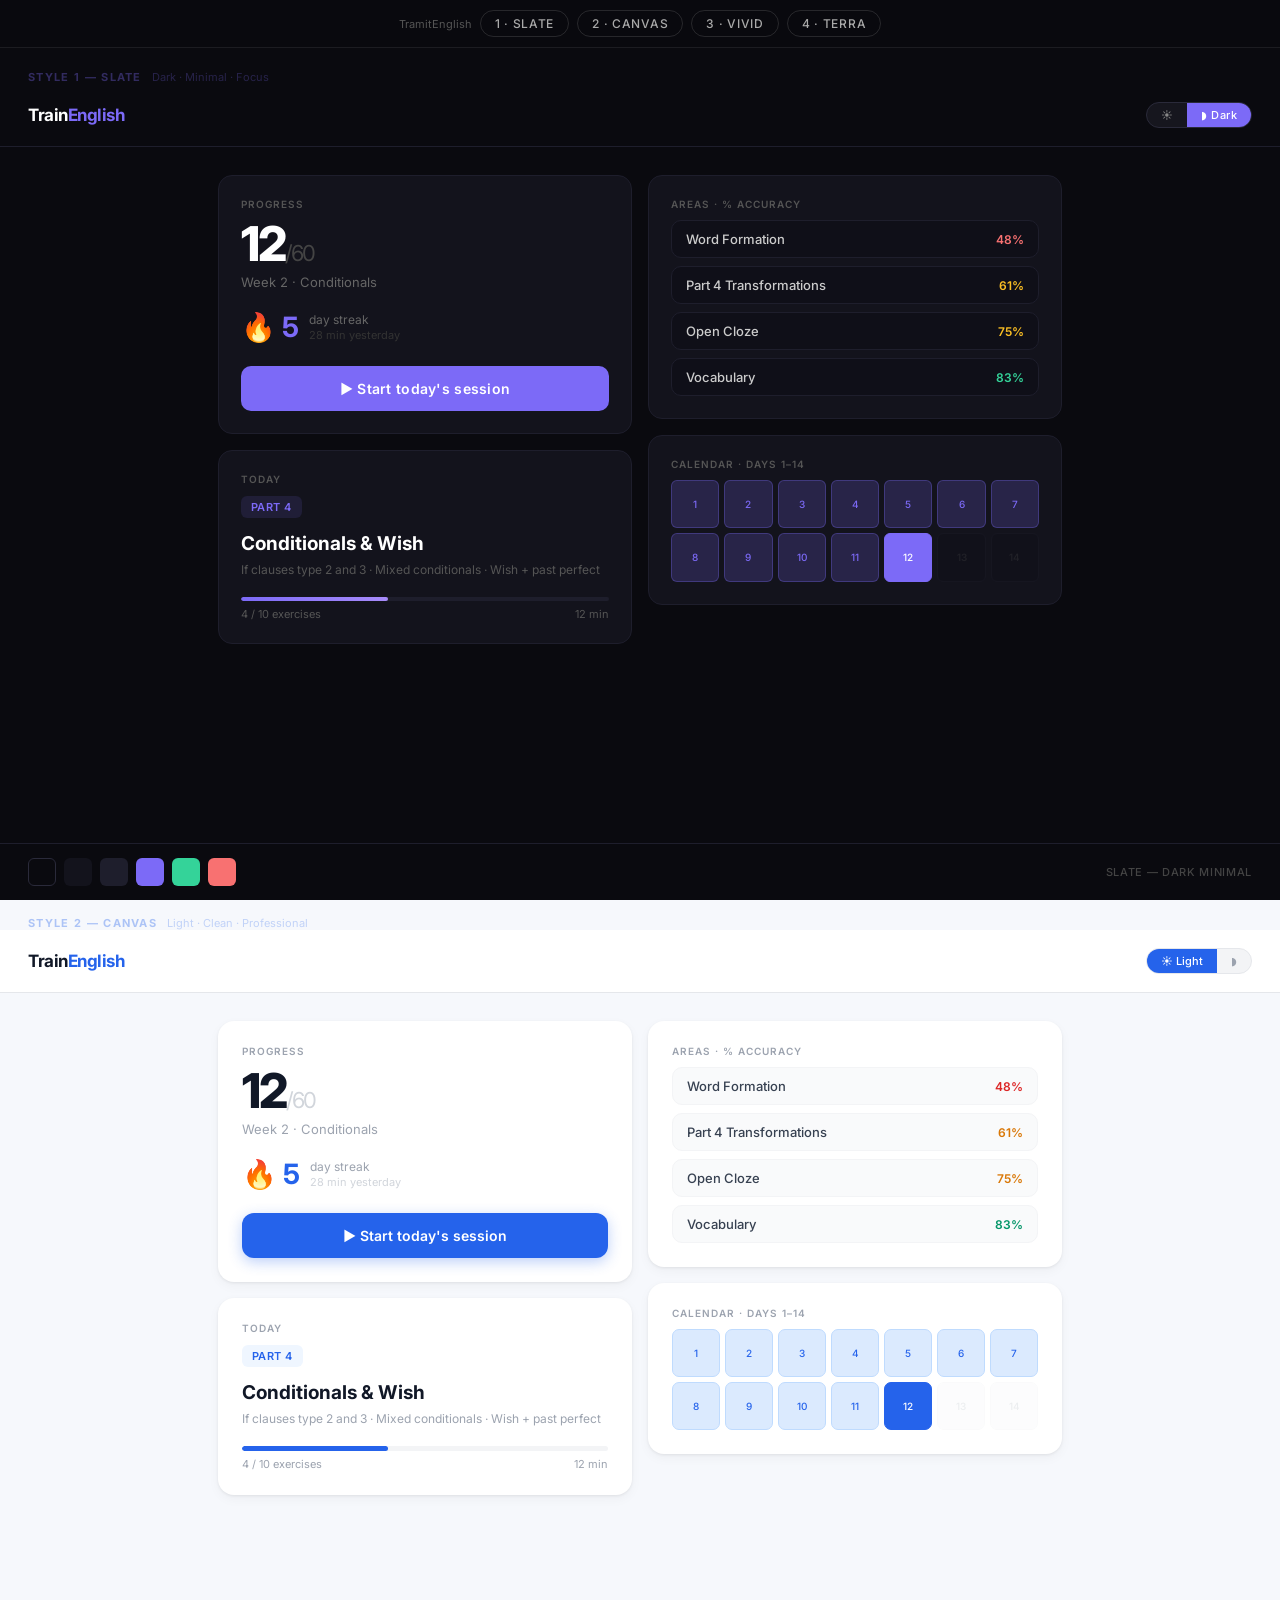
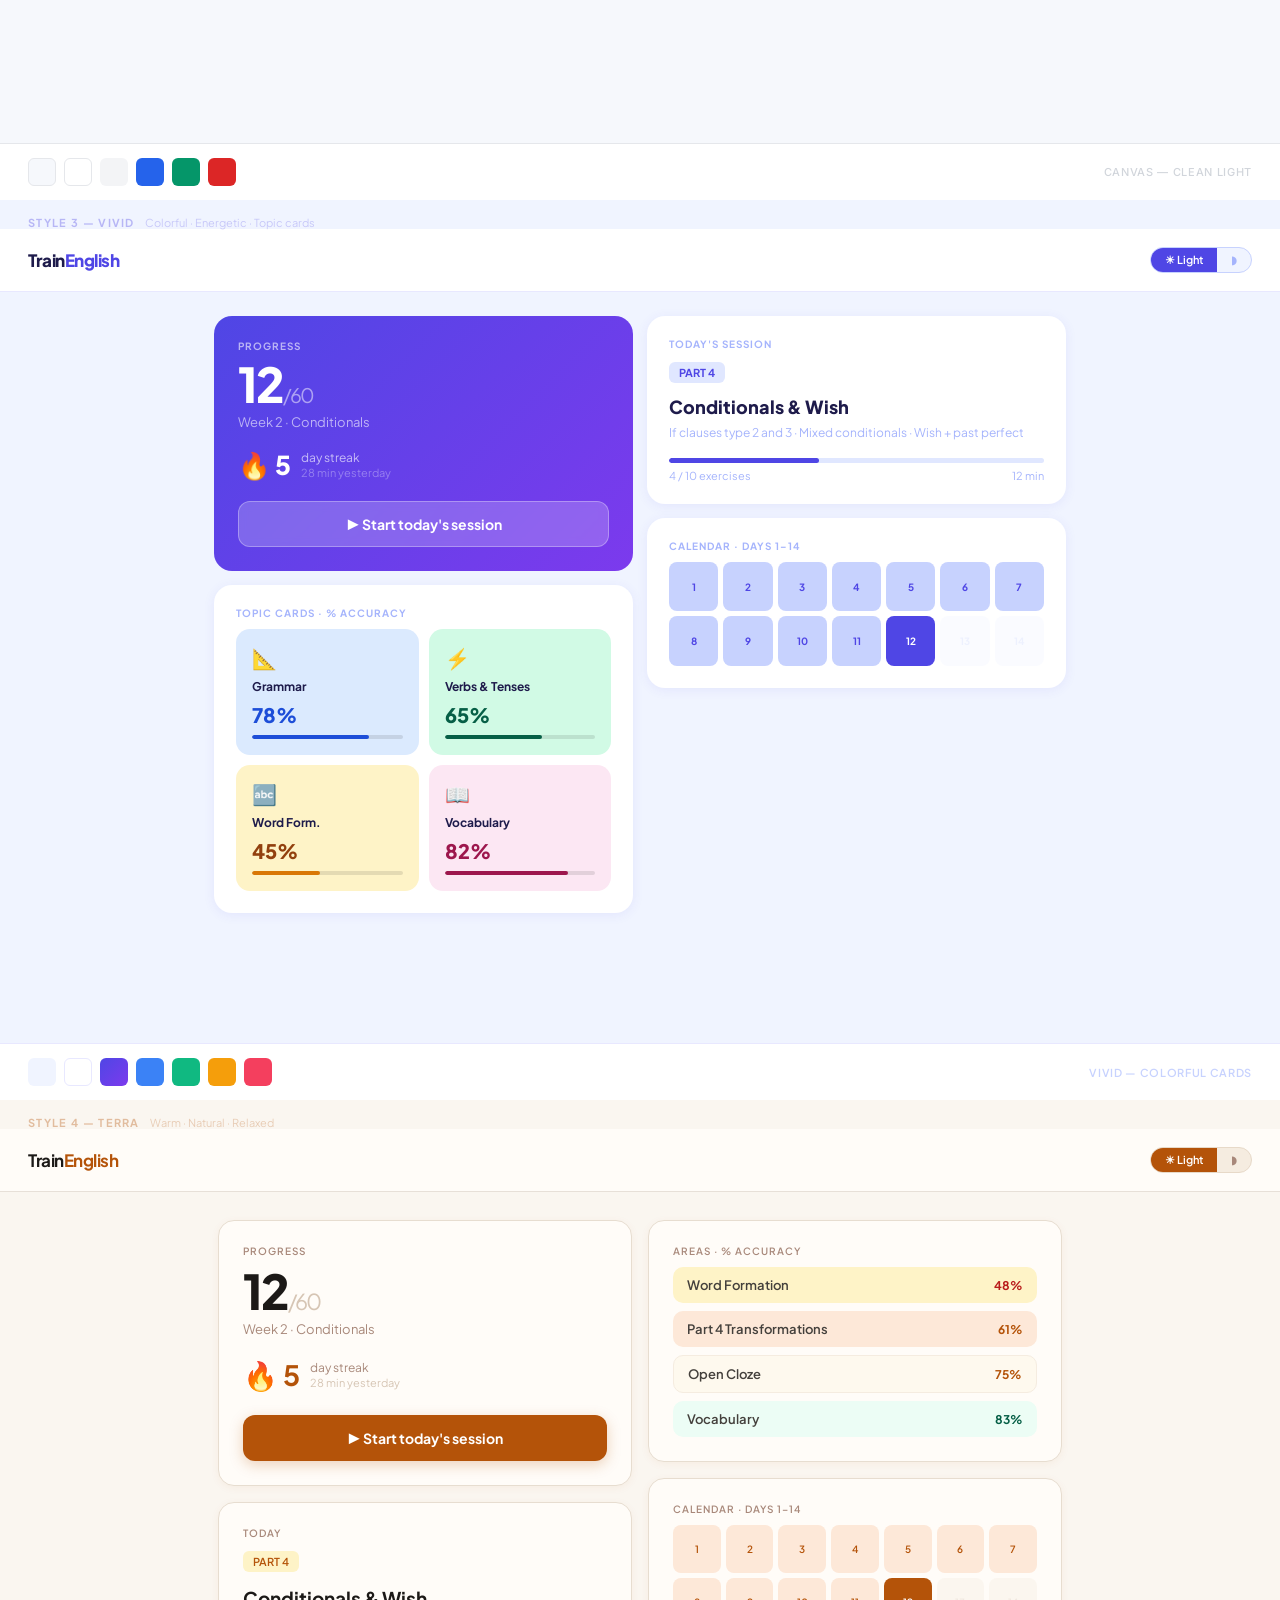
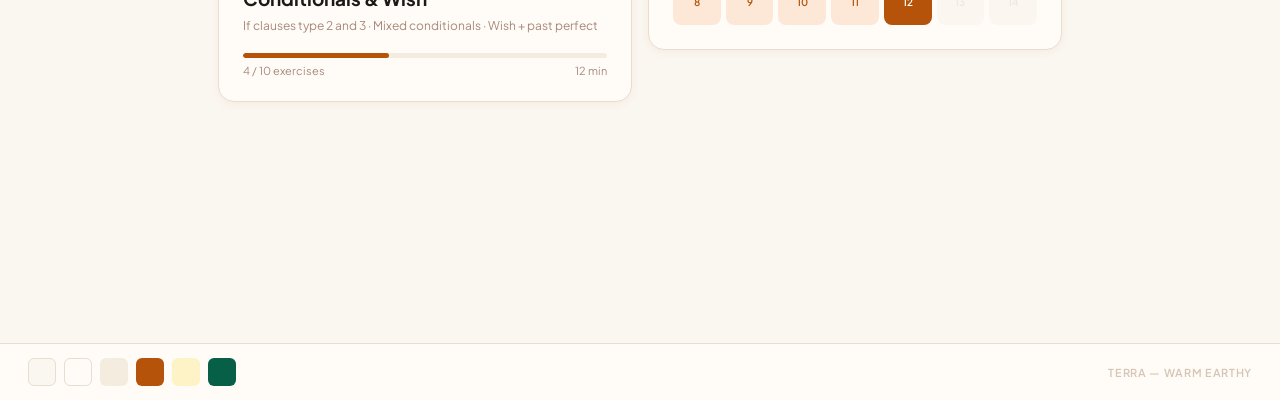
<file: preview.html>
<!DOCTYPE html>
<html lang="it">
<head>
  <meta charset="UTF-8">
  <meta name="viewport" content="width=device-width, initial-scale=1.0">
  <title>TramitEnglish — Style Preview</title>
  <link href="https://fonts.googleapis.com/css2?family=Inter:ital,wght@0,300;0,400;0,500;0,600;0,700;0,800;1,400&family=Plus+Jakarta+Sans:wght@400;500;600;700;800&display=swap" rel="stylesheet">
  <link rel="manifest" href="manifest.json">
  <meta name="theme-color" content="#f59e0b">
  <style>
    *, *::before, *::after { box-sizing: border-box; margin: 0; padding: 0; }

    /* ── NAV STILI ── */
    .style-nav {
      position: fixed; top: 0; left: 0; right: 0; z-index: 1000;
      display: flex; gap: 8px; justify-content: center; align-items: center;
      padding: 10px 16px;
      background: rgba(10,10,15,0.85);
      backdrop-filter: blur(12px);
      -webkit-backdrop-filter: blur(12px);
      border-bottom: 1px solid rgba(255,255,255,0.08);
    }
    .style-nav a {
      color: #aaa; text-decoration: none; font-family: Inter, sans-serif;
      font-size: 12px; font-weight: 500; letter-spacing: 0.06em;
      padding: 5px 14px; border-radius: 20px;
      border: 1px solid rgba(255,255,255,0.12);
      transition: all 0.2s;
      text-transform: uppercase;
    }
    .style-nav a:hover { background: rgba(255,255,255,0.1); color: #fff; }
    .style-nav span { color: #555; font-family: Inter, sans-serif; font-size: 11px; }

    /* ── COMMON RESET ── */
    section { min-height: 100vh; display: flex; flex-direction: column; scroll-margin-top: 52px; }

    /* ══════════════════════════════════════════
       STILE 1 — SLATE  (Dark Minimal)
    ══════════════════════════════════════════ */
    #slate {
      background: #0a0a0f;
      font-family: 'Inter', sans-serif;
      color: #e2e2ee;
    }
    #slate .topbar {
      display: flex; align-items: center; justify-content: space-between;
      padding: 18px 28px;
      border-bottom: 1px solid #1e1e2c;
    }
    #slate .logo { font-size: 17px; font-weight: 700; letter-spacing: -0.5px; color: #fff; }
    #slate .logo span { color: #7c6af7; }
    #slate .toggle-pill {
      display: flex; background: #16161e; border-radius: 20px;
      border: 1px solid #2a2a3a; overflow: hidden;
    }
    #slate .toggle-pill button {
      border: none; background: none; color: #888; font-size: 11px;
      padding: 5px 14px; cursor: pointer; font-family: inherit;
      font-weight: 500; letter-spacing: 0.04em;
    }
    #slate .toggle-pill button.active { background: #7c6af7; color: #fff; }
    #slate .dash { flex: 1; padding: 28px; display: grid; grid-template-columns: 1fr 1fr; gap: 16px; max-width: 900px; margin: 0 auto; width: 100%; }
    @media (max-width: 640px) { #slate .dash { grid-template-columns: 1fr; } }

    #slate .card {
      background: #13131c; border: 1px solid #1e1e2c;
      border-radius: 14px; padding: 22px;
    }
    #slate .card-label { font-size: 10px; font-weight: 600; letter-spacing: 0.1em; color: #555; text-transform: uppercase; margin-bottom: 10px; }
    #slate .day-big { font-size: 48px; font-weight: 800; color: #fff; line-height: 1; letter-spacing: -2px; }
    #slate .day-sub { font-size: 13px; color: #666; margin-top: 6px; }
    #slate .streak-row { display: flex; align-items: center; gap: 10px; margin-top: 20px; }
    #slate .streak-num { font-size: 28px; font-weight: 700; color: #7c6af7; }
    #slate .streak-label { font-size: 12px; color: #666; }
    #slate .btn-session {
      margin-top: 22px; width: 100%; padding: 14px;
      background: #7c6af7; color: #fff; border: none;
      border-radius: 10px; font-family: inherit; font-size: 14px;
      font-weight: 600; cursor: pointer; letter-spacing: 0.02em;
      transition: opacity 0.2s;
    }
    #slate .btn-session:hover { opacity: 0.85; }

    #slate .topic-tag {
      display: inline-block; padding: 4px 10px;
      background: rgba(124,106,247,0.12); color: #7c6af7;
      border-radius: 6px; font-size: 11px; font-weight: 600;
      letter-spacing: 0.04em; margin-bottom: 14px;
    }
    #slate .topic-title { font-size: 19px; font-weight: 700; color: #fff; margin-bottom: 6px; }
    #slate .topic-sub { font-size: 12px; color: #555; line-height: 1.5; }

    #slate .progress-bar { height: 4px; background: #1e1e2c; border-radius: 4px; margin-top: 18px; overflow: hidden; }
    #slate .progress-fill { height: 100%; width: 40%; background: linear-gradient(90deg, #7c6af7, #a78bfa); border-radius: 4px; }

    #slate .topic-list { display: flex; flex-direction: column; gap: 8px; }
    #slate .topic-row {
      display: flex; align-items: center; justify-content: space-between;
      padding: 10px 14px; background: #0f0f18;
      border: 1px solid #1e1e2c; border-radius: 10px;
    }
    #slate .topic-name { font-size: 13px; font-weight: 500; color: #ccc; }
    #slate .topic-pct { font-size: 12px; font-weight: 600; }
    #slate .pct-good { color: #34d399; }
    #slate .pct-mid  { color: #fbbf24; }
    #slate .pct-bad  { color: #f87171; }

    #slate .cal-row { display: grid; grid-template-columns: repeat(7, 1fr); gap: 5px; margin-top: 10px; }
    #slate .cal-day {
      aspect-ratio: 1; border-radius: 6px;
      display: flex; align-items: center; justify-content: center;
      font-size: 10px; font-weight: 500; color: #444;
      background: #0f0f18; border: 1px solid #1e1e2c;
    }
    #slate .cal-day.done { background: rgba(124,106,247,0.2); color: #7c6af7; border-color: rgba(124,106,247,0.3); }
    #slate .cal-day.today { background: #7c6af7; color: #fff; border-color: #7c6af7; }
    #slate .cal-day.future { opacity: 0.3; }

    #slate .palette { display: flex; padding: 14px 28px; gap: 8px; border-top: 1px solid #1e1e2c; align-items: center; }
    #slate .swatch { width: 28px; height: 28px; border-radius: 6px; }
    #slate .style-id { font-size: 11px; color: #444; margin-left: auto; font-weight: 500; letter-spacing: 0.06em; text-transform: uppercase; }

    /* ══════════════════════════════════════════
       STILE 2 — CANVAS  (Clean Light)
    ══════════════════════════════════════════ */
    #canvas {
      background: #f6f8fc;
      font-family: 'Inter', sans-serif;
      color: #111827;
    }
    #canvas .topbar {
      display: flex; align-items: center; justify-content: space-between;
      padding: 18px 28px; background: #fff;
      border-bottom: 1px solid #e5e7eb;
    }
    #canvas .logo { font-size: 17px; font-weight: 700; color: #111827; letter-spacing: -0.5px; }
    #canvas .logo span { color: #2563eb; }
    #canvas .toggle-pill {
      display: flex; background: #f3f4f6; border-radius: 20px;
      border: 1px solid #e5e7eb; overflow: hidden;
    }
    #canvas .toggle-pill button {
      border: none; background: none; color: #9ca3af; font-size: 11px;
      padding: 5px 14px; cursor: pointer; font-family: inherit; font-weight: 500;
    }
    #canvas .toggle-pill button.active { background: #2563eb; color: #fff; }
    #canvas .dash { flex: 1; padding: 28px; display: grid; grid-template-columns: 1fr 1fr; gap: 16px; max-width: 900px; margin: 0 auto; width: 100%; }
    @media (max-width: 640px) { #canvas .dash { grid-template-columns: 1fr; } }

    #canvas .card {
      background: #fff; border-radius: 16px; padding: 24px;
      box-shadow: 0 1px 3px rgba(0,0,0,0.07), 0 4px 12px rgba(0,0,0,0.04);
    }
    #canvas .card-label { font-size: 10px; font-weight: 600; letter-spacing: 0.1em; color: #9ca3af; text-transform: uppercase; margin-bottom: 10px; }
    #canvas .day-big { font-size: 48px; font-weight: 800; color: #111827; line-height: 1; letter-spacing: -2px; }
    #canvas .day-sub { font-size: 13px; color: #9ca3af; margin-top: 6px; }
    #canvas .streak-row { display: flex; align-items: center; gap: 10px; margin-top: 20px; }
    #canvas .streak-num { font-size: 28px; font-weight: 700; color: #2563eb; }
    #canvas .streak-label { font-size: 12px; color: #9ca3af; }
    #canvas .btn-session {
      margin-top: 22px; width: 100%; padding: 14px;
      background: #2563eb; color: #fff; border: none;
      border-radius: 12px; font-family: inherit; font-size: 14px;
      font-weight: 600; cursor: pointer;
      box-shadow: 0 4px 14px rgba(37,99,235,0.3);
      transition: box-shadow 0.2s;
    }
    #canvas .btn-session:hover { box-shadow: 0 6px 20px rgba(37,99,235,0.4); }

    #canvas .topic-tag {
      display: inline-block; padding: 4px 10px;
      background: #eff6ff; color: #2563eb;
      border-radius: 6px; font-size: 11px; font-weight: 600;
      letter-spacing: 0.04em; margin-bottom: 14px;
    }
    #canvas .topic-title { font-size: 19px; font-weight: 700; color: #111827; margin-bottom: 6px; }
    #canvas .topic-sub { font-size: 12px; color: #9ca3af; line-height: 1.5; }
    #canvas .progress-bar { height: 5px; background: #f3f4f6; border-radius: 4px; margin-top: 18px; overflow: hidden; }
    #canvas .progress-fill { height: 100%; width: 40%; background: #2563eb; border-radius: 4px; }

    #canvas .topic-list { display: flex; flex-direction: column; gap: 8px; }
    #canvas .topic-row {
      display: flex; align-items: center; justify-content: space-between;
      padding: 10px 14px; background: #f9fafb;
      border-radius: 10px; border: 1px solid #f3f4f6;
    }
    #canvas .topic-name { font-size: 13px; font-weight: 500; color: #374151; }
    #canvas .topic-pct { font-size: 12px; font-weight: 600; }
    #canvas .pct-good { color: #059669; }
    #canvas .pct-mid  { color: #d97706; }
    #canvas .pct-bad  { color: #dc2626; }

    #canvas .cal-row { display: grid; grid-template-columns: repeat(7, 1fr); gap: 5px; margin-top: 10px; }
    #canvas .cal-day {
      aspect-ratio: 1; border-radius: 7px;
      display: flex; align-items: center; justify-content: center;
      font-size: 10px; font-weight: 500; color: #d1d5db;
      background: #f9fafb; border: 1px solid #f3f4f6;
    }
    #canvas .cal-day.done { background: #dbeafe; color: #2563eb; border-color: #bfdbfe; }
    #canvas .cal-day.today { background: #2563eb; color: #fff; border-color: #2563eb; }
    #canvas .cal-day.future { opacity: 0.4; }

    #canvas .palette { display: flex; padding: 14px 28px; gap: 8px; border-top: 1px solid #e5e7eb; background: #fff; align-items: center; }
    #canvas .swatch { width: 28px; height: 28px; border-radius: 6px; }
    #canvas .style-id { font-size: 11px; color: #d1d5db; margin-left: auto; font-weight: 500; letter-spacing: 0.06em; text-transform: uppercase; }

    /* ══════════════════════════════════════════
       STILE 3 — VIVID  (Colorful Cards)
    ══════════════════════════════════════════ */
    #vivid {
      background: #f0f4ff;
      font-family: 'Plus Jakarta Sans', sans-serif;
      color: #1e1b4b;
    }
    #vivid .topbar {
      display: flex; align-items: center; justify-content: space-between;
      padding: 18px 28px; background: #fff;
      border-bottom: 1px solid #e8e8ff;
    }
    #vivid .logo { font-size: 17px; font-weight: 800; color: #1e1b4b; letter-spacing: -0.5px; }
    #vivid .logo span { color: #4f46e5; }
    #vivid .toggle-pill {
      display: flex; background: #f0f4ff; border-radius: 20px;
      border: 1px solid #c7d2fe; overflow: hidden;
    }
    #vivid .toggle-pill button {
      border: none; background: none; color: #a5b4fc; font-size: 11px;
      padding: 5px 14px; cursor: pointer; font-family: inherit; font-weight: 600;
    }
    #vivid .toggle-pill button.active { background: #4f46e5; color: #fff; }
    #vivid .dash { flex: 1; padding: 24px; display: grid; grid-template-columns: 1fr 1fr; gap: 14px; max-width: 900px; margin: 0 auto; width: 100%; }
    @media (max-width: 640px) { #vivid .dash { grid-template-columns: 1fr; } }

    #vivid .card-day {
      background: linear-gradient(135deg, #4f46e5 0%, #7c3aed 100%);
      border-radius: 18px; padding: 24px; color: #fff;
    }
    #vivid .card-day .card-label { font-size: 10px; font-weight: 700; letter-spacing: 0.1em; color: rgba(255,255,255,0.6); text-transform: uppercase; margin-bottom: 8px; }
    #vivid .day-big { font-size: 48px; font-weight: 800; line-height: 1; letter-spacing: -2px; }
    #vivid .day-sub { font-size: 13px; color: rgba(255,255,255,0.6); margin-top: 6px; }
    #vivid .streak-row { display: flex; align-items: center; gap: 10px; margin-top: 18px; }
    #vivid .streak-num { font-size: 26px; font-weight: 800; }
    #vivid .streak-label { font-size: 12px; color: rgba(255,255,255,0.65); }
    #vivid .btn-session {
      margin-top: 20px; width: 100%; padding: 13px;
      background: rgba(255,255,255,0.2); color: #fff; border: 1px solid rgba(255,255,255,0.3);
      border-radius: 12px; font-family: inherit; font-size: 14px;
      font-weight: 700; cursor: pointer; backdrop-filter: blur(4px);
      transition: background 0.2s;
    }
    #vivid .btn-session:hover { background: rgba(255,255,255,0.3); }

    #vivid .topic-cards { display: grid; grid-template-columns: 1fr 1fr; gap: 10px; }
    #vivid .topic-card {
      border-radius: 14px; padding: 16px;
      display: flex; flex-direction: column; gap: 8px;
    }
    #vivid .tc-grammar  { background: #dbeafe; }
    #vivid .tc-verbs    { background: #d1fae5; }
    #vivid .tc-wordform { background: #fef3c7; }
    #vivid .tc-vocab    { background: #fce7f3; }
    #vivid .tc-icon { font-size: 20px; }
    #vivid .tc-name { font-size: 12px; font-weight: 700; color: #1e1b4b; }
    #vivid .tc-pct { font-size: 20px; font-weight: 800; }
    #vivid .tc-grammar  .tc-pct { color: #1d4ed8; }
    #vivid .tc-verbs    .tc-pct { color: #065f46; }
    #vivid .tc-wordform .tc-pct { color: #92400e; }
    #vivid .tc-vocab    .tc-pct { color: #9d174d; }
    #vivid .tc-bar { height: 4px; border-radius: 4px; background: rgba(0,0,0,0.1); overflow: hidden; }
    #vivid .tc-bar-fill { height: 100%; border-radius: 4px; }
    #vivid .tc-grammar  .tc-bar-fill { background: #1d4ed8; width: 78%; }
    #vivid .tc-verbs    .tc-bar-fill { background: #065f46; width: 65%; }
    #vivid .tc-wordform .tc-bar-fill { background: #d97706; width: 45%; }
    #vivid .tc-vocab    .tc-bar-fill { background: #9d174d; width: 82%; }

    #vivid .card-white { background: #fff; border-radius: 18px; padding: 22px; box-shadow: 0 2px 12px rgba(79,70,229,0.08); }
    #vivid .card-label { font-size: 10px; font-weight: 700; letter-spacing: 0.1em; color: #a5b4fc; text-transform: uppercase; margin-bottom: 10px; }
    #vivid .cal-row { display: grid; grid-template-columns: repeat(7, 1fr); gap: 5px; }
    #vivid .cal-day {
      aspect-ratio: 1; border-radius: 8px;
      display: flex; align-items: center; justify-content: center;
      font-size: 10px; font-weight: 700; color: #c7d2fe;
      background: #f0f4ff;
    }
    #vivid .cal-day.done { background: #c7d2fe; color: #4f46e5; }
    #vivid .cal-day.today { background: #4f46e5; color: #fff; }
    #vivid .cal-day.future { opacity: 0.3; }

    #vivid .palette { display: flex; padding: 14px 28px; gap: 8px; border-top: 1px solid #e8e8ff; background: #fff; align-items: center; }
    #vivid .swatch { width: 28px; height: 28px; border-radius: 6px; }
    #vivid .style-id { font-size: 11px; color: #c7d2fe; margin-left: auto; font-weight: 600; letter-spacing: 0.06em; text-transform: uppercase; }

    /* ══════════════════════════════════════════
       STILE 4 — TERRA  (Warm & Earthy)
    ══════════════════════════════════════════ */
    #terra {
      background: #faf6f0;
      font-family: 'Plus Jakarta Sans', sans-serif;
      color: #1c1917;
    }
    #terra .topbar {
      display: flex; align-items: center; justify-content: space-between;
      padding: 18px 28px; background: #fffcf8;
      border-bottom: 1px solid #e7e0d8;
    }
    #terra .logo { font-size: 17px; font-weight: 700; color: #1c1917; letter-spacing: -0.5px; }
    #terra .logo span { color: #b45309; }
    #terra .toggle-pill {
      display: flex; background: #f5ece0; border-radius: 20px;
      border: 1px solid #e7d9c8; overflow: hidden;
    }
    #terra .toggle-pill button {
      border: none; background: none; color: #a8887a; font-size: 11px;
      padding: 5px 14px; cursor: pointer; font-family: inherit; font-weight: 600;
    }
    #terra .toggle-pill button.active { background: #b45309; color: #fff; }
    #terra .dash { flex: 1; padding: 28px; display: grid; grid-template-columns: 1fr 1fr; gap: 16px; max-width: 900px; margin: 0 auto; width: 100%; }
    @media (max-width: 640px) { #terra .dash { grid-template-columns: 1fr; } }

    #terra .card {
      background: #fffcf8; border-radius: 16px; padding: 24px;
      border: 1px solid #e7ddd0;
      box-shadow: 0 2px 8px rgba(180,83,9,0.06);
    }
    #terra .card-label { font-size: 10px; font-weight: 600; letter-spacing: 0.1em; color: #a8887a; text-transform: uppercase; margin-bottom: 10px; }
    #terra .day-big { font-size: 48px; font-weight: 800; color: #1c1917; line-height: 1; letter-spacing: -2px; }
    #terra .day-sub { font-size: 13px; color: #a8887a; margin-top: 6px; }
    #terra .streak-row { display: flex; align-items: center; gap: 10px; margin-top: 20px; }
    #terra .streak-num { font-size: 28px; font-weight: 700; color: #b45309; }
    #terra .streak-label { font-size: 12px; color: #a8887a; }
    #terra .btn-session {
      margin-top: 22px; width: 100%; padding: 14px;
      background: #b45309; color: #fff; border: none;
      border-radius: 12px; font-family: inherit; font-size: 14px;
      font-weight: 700; cursor: pointer;
      box-shadow: 0 4px 14px rgba(180,83,9,0.25);
      transition: box-shadow 0.2s;
    }
    #terra .btn-session:hover { box-shadow: 0 6px 20px rgba(180,83,9,0.35); }

    #terra .topic-tag {
      display: inline-block; padding: 4px 10px;
      background: #fef3c7; color: #b45309;
      border-radius: 6px; font-size: 11px; font-weight: 600; margin-bottom: 14px;
    }
    #terra .topic-title { font-size: 19px; font-weight: 700; color: #1c1917; margin-bottom: 6px; }
    #terra .topic-sub { font-size: 12px; color: #a8887a; line-height: 1.6; }
    #terra .progress-bar { height: 5px; background: #f5ece0; border-radius: 4px; margin-top: 18px; overflow: hidden; }
    #terra .progress-fill { height: 100%; width: 40%; background: #b45309; border-radius: 4px; }

    #terra .topic-list { display: flex; flex-direction: column; gap: 8px; }
    #terra .topic-row {
      display: flex; align-items: center; justify-content: space-between;
      padding: 10px 14px; border-radius: 10px;
    }
    #terra .topic-row:nth-child(1) { background: #fef3c7; }
    #terra .topic-row:nth-child(2) { background: #fde8d8; }
    #terra .topic-row:nth-child(3) { background: #fef9ee; border: 1px solid #f5ece0; }
    #terra .topic-row:nth-child(4) { background: #ecfdf5; }
    #terra .topic-name { font-size: 13px; font-weight: 600; color: #44403c; }
    #terra .topic-pct { font-size: 12px; font-weight: 700; }
    #terra .pct-good { color: #065f46; }
    #terra .pct-mid  { color: #b45309; }
    #terra .pct-bad  { color: #b91c1c; }

    #terra .cal-row { display: grid; grid-template-columns: repeat(7, 1fr); gap: 5px; margin-top: 10px; }
    #terra .cal-day {
      aspect-ratio: 1; border-radius: 8px;
      display: flex; align-items: center; justify-content: center;
      font-size: 10px; font-weight: 600; color: #d6c5b4;
      background: #f5ece0;
    }
    #terra .cal-day.done { background: #fde8d8; color: #b45309; }
    #terra .cal-day.today { background: #b45309; color: #fff; }
    #terra .cal-day.future { opacity: 0.35; }

    #terra .palette { display: flex; padding: 14px 28px; gap: 8px; border-top: 1px solid #e7ddd0; background: #fffcf8; align-items: center; }
    #terra .swatch { width: 28px; height: 28px; border-radius: 6px; }
    #terra .style-id { font-size: 11px; color: #d6c5b4; margin-left: auto; font-weight: 600; letter-spacing: 0.06em; text-transform: uppercase; }

    /* ── STYLE LABEL ── */
    .style-label {
      display: flex; align-items: center; gap: 10px;
      padding: 10px 28px 0;
    }
    .style-name { font-size: 11px; font-weight: 700; letter-spacing: 0.12em; text-transform: uppercase; opacity: 0.35; }
    .style-desc { font-size: 11px; opacity: 0.25; }
  </style>
</head>
<body>

  <!-- NAV -->
  <nav class="style-nav">
    <span>TramitEnglish</span>
    <a href="#slate">1 · Slate</a>
    <a href="#canvas">2 · Canvas</a>
    <a href="#vivid">3 · Vivid</a>
    <a href="#terra">4 · Terra</a>
  </nav>

  <!-- ════════════ SLATE ════════════ -->
  <section id="slate" style="padding-top:52px">
    <div class="style-label" style="margin-top:8px">
      <span class="style-name" style="color:#7c6af7">Style 1 — Slate</span>
      <span class="style-desc" style="color:#7c6af7">Dark · Minimal · Focus</span>
    </div>
    <div class="topbar">
      <div class="logo">Train<span>English</span></div>
      <div class="toggle-pill">
        <button>☀︎</button>
        <button class="active">◗ Dark</button>
      </div>
    </div>
    <div class="dash">
      <!-- Card sinistra -->
      <div style="display:flex;flex-direction:column;gap:16px">
        <div class="card">
          <div class="card-label">Progress</div>
          <div class="day-big">12<span style="font-size:22px;color:#444;font-weight:400">/60</span></div>
          <div class="day-sub">Week 2 · Conditionals</div>
          <div class="streak-row">
            <div class="streak-num">🔥 5</div>
            <div class="streak-label">day streak<br><span style="color:#333;font-size:11px">28 min yesterday</span></div>
          </div>
          <button class="btn-session">▶  Start today's session</button>
        </div>
        <div class="card">
          <div class="card-label">Today</div>
          <div class="topic-tag">PART 4</div>
          <div class="topic-title">Conditionals & Wish</div>
          <div class="topic-sub">If clauses type 2 and 3 · Mixed conditionals · Wish + past perfect</div>
          <div class="progress-bar"><div class="progress-fill"></div></div>
          <div style="display:flex;justify-content:space-between;margin-top:6px">
            <span style="font-size:11px;color:#555">4 / 10 exercises</span>
            <span style="font-size:11px;color:#555">12 min</span>
          </div>
        </div>
      </div>
      <!-- Card destra -->
      <div style="display:flex;flex-direction:column;gap:16px">
        <div class="card">
          <div class="card-label">Areas · % accuracy</div>
          <div class="topic-list">
            <div class="topic-row"><span class="topic-name">Word Formation</span><span class="topic-pct pct-bad">48%</span></div>
            <div class="topic-row"><span class="topic-name">Part 4 Transformations</span><span class="topic-pct pct-mid">61%</span></div>
            <div class="topic-row"><span class="topic-name">Open Cloze</span><span class="topic-pct pct-mid">75%</span></div>
            <div class="topic-row"><span class="topic-name">Vocabulary</span><span class="topic-pct pct-good">83%</span></div>
          </div>
        </div>
        <div class="card">
          <div class="card-label">Calendar · Days 1–14</div>
          <div class="cal-row">
            <div class="cal-day done">1</div><div class="cal-day done">2</div>
            <div class="cal-day done">3</div><div class="cal-day done">4</div>
            <div class="cal-day done">5</div><div class="cal-day done">6</div>
            <div class="cal-day done">7</div><div class="cal-day done">8</div>
            <div class="cal-day done">9</div><div class="cal-day done">10</div>
            <div class="cal-day done">11</div><div class="cal-day today">12</div>
            <div class="cal-day future">13</div><div class="cal-day future">14</div>
          </div>
        </div>
      </div>
    </div>
    <div class="palette">
      <div class="swatch" style="background:#0a0a0f;border:1px solid #2a2a3a"></div>
      <div class="swatch" style="background:#13131c"></div>
      <div class="swatch" style="background:#1e1e2c"></div>
      <div class="swatch" style="background:#7c6af7"></div>
      <div class="swatch" style="background:#34d399"></div>
      <div class="swatch" style="background:#f87171"></div>
      <div class="style-id">Slate — Dark Minimal</div>
    </div>
  </section>

  <!-- ════════════ CANVAS ════════════ -->
  <section id="canvas">
    <div class="style-label" style="padding-top:16px">
      <span class="style-name" style="color:#2563eb">Style 2 — Canvas</span>
      <span class="style-desc" style="color:#2563eb">Light · Clean · Professional</span>
    </div>
    <div class="topbar">
      <div class="logo">Train<span>English</span></div>
      <div class="toggle-pill">
        <button class="active">☀︎ Light</button>
        <button>◗</button>
      </div>
    </div>
    <div class="dash">
      <div style="display:flex;flex-direction:column;gap:16px">
        <div class="card">
          <div class="card-label">Progress</div>
          <div class="day-big">12<span style="font-size:22px;color:#d1d5db;font-weight:400">/60</span></div>
          <div class="day-sub">Week 2 · Conditionals</div>
          <div class="streak-row">
            <div class="streak-num">🔥 5</div>
            <div class="streak-label">day streak<br><span style="color:#d1d5db;font-size:11px">28 min yesterday</span></div>
          </div>
          <button class="btn-session">▶  Start today's session</button>
        </div>
        <div class="card">
          <div class="card-label">Today</div>
          <div class="topic-tag">PART 4</div>
          <div class="topic-title">Conditionals & Wish</div>
          <div class="topic-sub">If clauses type 2 and 3 · Mixed conditionals · Wish + past perfect</div>
          <div class="progress-bar"><div class="progress-fill"></div></div>
          <div style="display:flex;justify-content:space-between;margin-top:6px">
            <span style="font-size:11px;color:#9ca3af">4 / 10 exercises</span>
            <span style="font-size:11px;color:#9ca3af">12 min</span>
          </div>
        </div>
      </div>
      <div style="display:flex;flex-direction:column;gap:16px">
        <div class="card">
          <div class="card-label">Areas · % accuracy</div>
          <div class="topic-list">
            <div class="topic-row"><span class="topic-name">Word Formation</span><span class="topic-pct pct-bad">48%</span></div>
            <div class="topic-row"><span class="topic-name">Part 4 Transformations</span><span class="topic-pct pct-mid">61%</span></div>
            <div class="topic-row"><span class="topic-name">Open Cloze</span><span class="topic-pct pct-mid">75%</span></div>
            <div class="topic-row"><span class="topic-name">Vocabulary</span><span class="topic-pct pct-good">83%</span></div>
          </div>
        </div>
        <div class="card">
          <div class="card-label">Calendar · Days 1–14</div>
          <div class="cal-row">
            <div class="cal-day done">1</div><div class="cal-day done">2</div>
            <div class="cal-day done">3</div><div class="cal-day done">4</div>
            <div class="cal-day done">5</div><div class="cal-day done">6</div>
            <div class="cal-day done">7</div><div class="cal-day done">8</div>
            <div class="cal-day done">9</div><div class="cal-day done">10</div>
            <div class="cal-day done">11</div><div class="cal-day today">12</div>
            <div class="cal-day future">13</div><div class="cal-day future">14</div>
          </div>
        </div>
      </div>
    </div>
    <div class="palette">
      <div class="swatch" style="background:#f6f8fc;border:1px solid #e5e7eb"></div>
      <div class="swatch" style="background:#ffffff;border:1px solid #e5e7eb"></div>
      <div class="swatch" style="background:#f3f4f6"></div>
      <div class="swatch" style="background:#2563eb"></div>
      <div class="swatch" style="background:#059669"></div>
      <div class="swatch" style="background:#dc2626"></div>
      <div class="style-id">Canvas — Clean Light</div>
    </div>
  </section>

  <!-- ════════════ VIVID ════════════ -->
  <section id="vivid">
    <div class="style-label" style="padding-top:16px">
      <span class="style-name" style="color:#4f46e5">Style 3 — Vivid</span>
      <span class="style-desc" style="color:#4f46e5">Colorful · Energetic · Topic cards</span>
    </div>
    <div class="topbar">
      <div class="logo">Train<span>English</span></div>
      <div class="toggle-pill">
        <button class="active">☀︎ Light</button>
        <button>◗</button>
      </div>
    </div>
    <div class="dash">
      <div style="display:flex;flex-direction:column;gap:14px">
        <div class="card-day">
          <div class="card-label">Progress</div>
          <div class="day-big">12<span style="font-size:20px;opacity:0.5;font-weight:400">/60</span></div>
          <div class="day-sub">Week 2 · Conditionals</div>
          <div class="streak-row">
            <div class="streak-num">🔥 5</div>
            <div class="streak-label">day streak<br><span style="opacity:0.5;font-size:11px">28 min yesterday</span></div>
          </div>
          <button class="btn-session">▶  Start today's session</button>
        </div>
        <div class="card-white">
          <div class="card-label">Topic Cards · % accuracy</div>
          <div class="topic-cards">
            <div class="topic-card tc-grammar">
              <div class="tc-icon">📐</div>
              <div class="tc-name">Grammar</div>
              <div class="tc-pct">78%</div>
              <div class="tc-bar"><div class="tc-bar-fill"></div></div>
            </div>
            <div class="topic-card tc-verbs">
              <div class="tc-icon">⚡</div>
              <div class="tc-name">Verbs & Tenses</div>
              <div class="tc-pct">65%</div>
              <div class="tc-bar"><div class="tc-bar-fill"></div></div>
            </div>
            <div class="topic-card tc-wordform">
              <div class="tc-icon">🔤</div>
              <div class="tc-name">Word Form.</div>
              <div class="tc-pct">45%</div>
              <div class="tc-bar"><div class="tc-bar-fill"></div></div>
            </div>
            <div class="topic-card tc-vocab">
              <div class="tc-icon">📖</div>
              <div class="tc-name">Vocabulary</div>
              <div class="tc-pct">82%</div>
              <div class="tc-bar"><div class="tc-bar-fill"></div></div>
            </div>
          </div>
        </div>
      </div>
      <div style="display:flex;flex-direction:column;gap:14px">
        <div class="card-white">
          <div class="card-label">Today's session</div>
          <div style="display:inline-block;padding:4px 10px;background:#e0e7ff;color:#4f46e5;border-radius:6px;font-size:11px;font-weight:700;margin-bottom:12px">PART 4</div>
          <div style="font-size:18px;font-weight:800;color:#1e1b4b;margin-bottom:6px">Conditionals & Wish</div>
          <div style="font-size:12px;color:#a5b4fc;line-height:1.5">If clauses type 2 and 3 · Mixed conditionals · Wish + past perfect</div>
          <div style="height:5px;background:#e0e7ff;border-radius:4px;margin-top:16px;overflow:hidden">
            <div style="height:100%;width:40%;background:#4f46e5;border-radius:4px"></div>
          </div>
          <div style="display:flex;justify-content:space-between;margin-top:6px">
            <span style="font-size:11px;color:#a5b4fc">4 / 10 exercises</span>
            <span style="font-size:11px;color:#a5b4fc">12 min</span>
          </div>
        </div>
        <div class="card-white">
          <div class="card-label">Calendar · Days 1–14</div>
          <div class="cal-row">
            <div class="cal-day done">1</div><div class="cal-day done">2</div>
            <div class="cal-day done">3</div><div class="cal-day done">4</div>
            <div class="cal-day done">5</div><div class="cal-day done">6</div>
            <div class="cal-day done">7</div><div class="cal-day done">8</div>
            <div class="cal-day done">9</div><div class="cal-day done">10</div>
            <div class="cal-day done">11</div><div class="cal-day today">12</div>
            <div class="cal-day future">13</div><div class="cal-day future">14</div>
          </div>
        </div>
      </div>
    </div>
    <div class="palette">
      <div class="swatch" style="background:#f0f4ff"></div>
      <div class="swatch" style="background:#ffffff;border:1px solid #e8e8ff"></div>
      <div class="swatch" style="background:linear-gradient(135deg,#4f46e5,#7c3aed)"></div>
      <div class="swatch" style="background:#3b82f6"></div>
      <div class="swatch" style="background:#10b981"></div>
      <div class="swatch" style="background:#f59e0b"></div>
      <div class="swatch" style="background:#f43f5e"></div>
      <div class="style-id">Vivid — Colorful Cards</div>
    </div>
  </section>

  <!-- ════════════ TERRA ════════════ -->
  <section id="terra">
    <div class="style-label" style="padding-top:16px">
      <span class="style-name" style="color:#b45309">Style 4 — Terra</span>
      <span class="style-desc" style="color:#b45309">Warm · Natural · Relaxed</span>
    </div>
    <div class="topbar">
      <div class="logo">Train<span>English</span></div>
      <div class="toggle-pill">
        <button class="active">☀︎ Light</button>
        <button>◗</button>
      </div>
    </div>
    <div class="dash">
      <div style="display:flex;flex-direction:column;gap:16px">
        <div class="card">
          <div class="card-label">Progress</div>
          <div class="day-big">12<span style="font-size:22px;color:#d6c5b4;font-weight:400">/60</span></div>
          <div class="day-sub">Week 2 · Conditionals</div>
          <div class="streak-row">
            <div class="streak-num">🔥 5</div>
            <div class="streak-label">day streak<br><span style="color:#d6c5b4;font-size:11px">28 min yesterday</span></div>
          </div>
          <button class="btn-session">▶  Start today's session</button>
        </div>
        <div class="card">
          <div class="card-label">Today</div>
          <div class="topic-tag">PART 4</div>
          <div class="topic-title">Conditionals & Wish</div>
          <div class="topic-sub">If clauses type 2 and 3 · Mixed conditionals · Wish + past perfect</div>
          <div class="progress-bar"><div class="progress-fill"></div></div>
          <div style="display:flex;justify-content:space-between;margin-top:6px">
            <span style="font-size:11px;color:#a8887a">4 / 10 exercises</span>
            <span style="font-size:11px;color:#a8887a">12 min</span>
          </div>
        </div>
      </div>
      <div style="display:flex;flex-direction:column;gap:16px">
        <div class="card">
          <div class="card-label">Areas · % accuracy</div>
          <div class="topic-list">
            <div class="topic-row"><span class="topic-name">Word Formation</span><span class="topic-pct pct-bad">48%</span></div>
            <div class="topic-row"><span class="topic-name">Part 4 Transformations</span><span class="topic-pct pct-mid">61%</span></div>
            <div class="topic-row"><span class="topic-name">Open Cloze</span><span class="topic-pct pct-mid">75%</span></div>
            <div class="topic-row"><span class="topic-name">Vocabulary</span><span class="topic-pct pct-good">83%</span></div>
          </div>
        </div>
        <div class="card">
          <div class="card-label">Calendar · Days 1–14</div>
          <div class="cal-row">
            <div class="cal-day done">1</div><div class="cal-day done">2</div>
            <div class="cal-day done">3</div><div class="cal-day done">4</div>
            <div class="cal-day done">5</div><div class="cal-day done">6</div>
            <div class="cal-day done">7</div><div class="cal-day done">8</div>
            <div class="cal-day done">9</div><div class="cal-day done">10</div>
            <div class="cal-day done">11</div><div class="cal-day today">12</div>
            <div class="cal-day future">13</div><div class="cal-day future">14</div>
          </div>
        </div>
      </div>
    </div>
    <div class="palette">
      <div class="swatch" style="background:#faf6f0;border:1px solid #e7ddd0"></div>
      <div class="swatch" style="background:#fffcf8;border:1px solid #e7ddd0"></div>
      <div class="swatch" style="background:#f5ece0"></div>
      <div class="swatch" style="background:#b45309"></div>
      <div class="swatch" style="background:#fef3c7"></div>
      <div class="swatch" style="background:#065f46"></div>
      <div class="style-id">Terra — Warm Earthy</div>
    </div>
  </section>

<script src="js/toast.js"></script>
<script src="js/transitions.js"></script>
<script src="js/shortcuts.js"></script>
<script>if('serviceWorker' in navigator){navigator.serviceWorker.register('sw.js');}</script>
</body>
</html>
</file>
